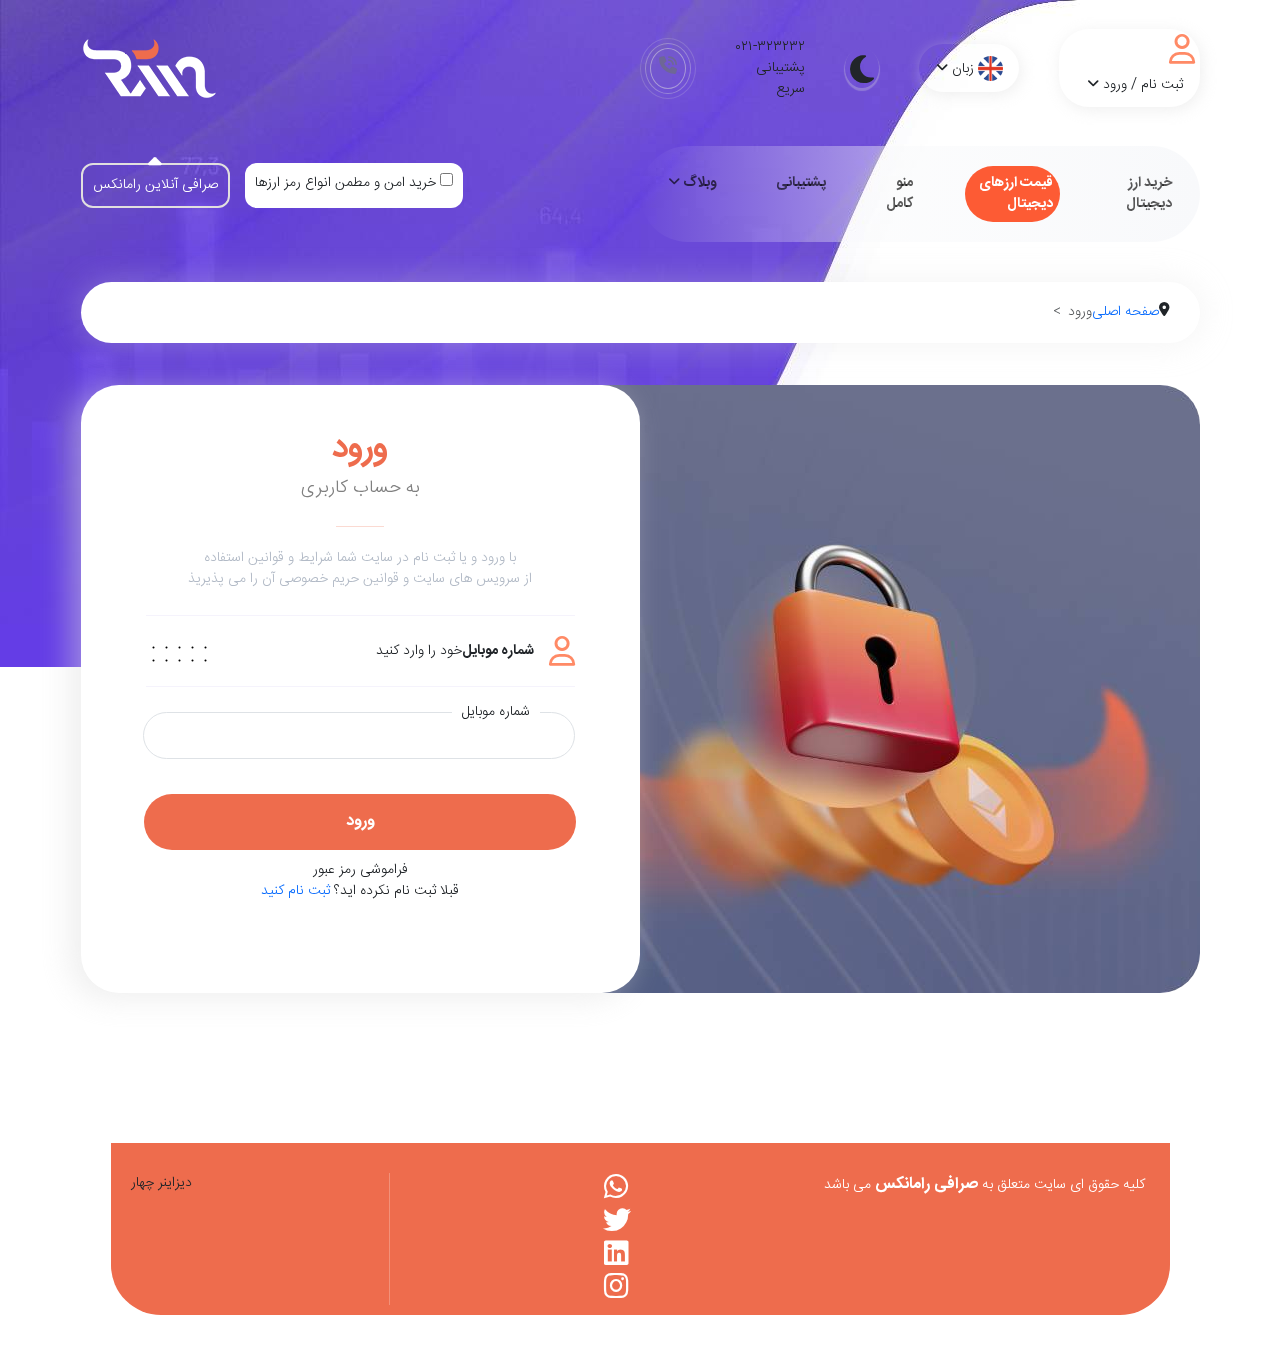
<file: index.html>
<!DOCTYPE html>
<html dir="rtl" lang="en">

<head>
    <meta charset="UTF-8">
    <meta http-equiv="X-UA-Compatible" content="IE=edge">
    <meta name="viewport" content="width=device-width, initial-scale=1.0">
    <link rel="stylesheet" href="https://cdnjs.cloudflare.com/ajax/libs/font-awesome/6.4.2/css/all.min.css">
    <link rel="stylesheet" href="./bootstrap-5.3.2-dist/css/bootstrap.min.css">
    <link rel="stylesheet" href="./src/css/style.css">
    <script src="https://cdnjs.cloudflare.com/ajax/libs/jquery/3.7.1/jquery.min.js"></script>

    <title>Document</title>
</head>

<body>

        <div class="container">
            <div class="d-flex justify-content-between">
                <div class="d-flex first-head">
                    <div class=" dropdown drop-btn-style">
                        <i class="fa-regular fa-user"></i>
                        <button class="btn dropdown-toggle" type="button" data-bs-toggle="dropdown" aria-expanded="false">
                            ثبت نام / ورود
                            <i class="fa-solid fa-angle-down"></i>
                        </button>
                        
                        <ul class="dropdown-menu">
                            <li><a class="dropdown-item" href="#">Action</a></li>
                            <li><a class="dropdown-item" href="#">Another action</a></li>
                            <li><a class="dropdown-item" href="#">Something else here</a></li>
                        </ul>
                    </div>
                    <div class=" dropdown drop-btn-style">
                        <button class="btn dropdown-toggle" type="button" data-bs-toggle="dropdown" aria-expanded="false">
                            <img class="flag-pic" src="./src/image/flag.jpg" alt="">
                            زبان
                            <i class="fa-solid fa-angle-down"></i>
                        </button>
                        <ul class="dropdown-menu">
                            <li><a class="dropdown-item" href="#">Action</a></li>
                            <li><a class="dropdown-item" href="#">Another action</a></li>
                            <li><a class="dropdown-item" href="#">Something else here</a></li>
                        </ul>
                    </div>
                    <div class="dark-btn">
                        <i class="fa-solid fa-moon"></i>
                    </div>
                    <div class=" ">
                        <span>۰۲۱-۳۲۳۲۳۲</span><br>
                        <span>پشتیبانی سریع</span>
                    </div>
                    <div class="call-icon1">
                        <div class="call-icon2">
                            <div class="call-icon3 ">
                                <i class="fa-solid fa-phone-volume"></i>
        
                            </div>
                        </div>
                    </div>
        
                </div>
                <div class="logo">
                    <img src="./src/image/logo.png" alt="">
                </div>

            </div>
    

            <div class="menu-fix">
                <nav class="navbar navbar-expand-lg bg-body-tertiary nav-menu" >
                    <div class="container-fluid">
                        <div class="collapse navbar-collapse" id="navbarNavDropdown">
                            <ul class="navbar-nav">
                                <li class="nav-item">
                                    <a class="nav-link" aria-current="page" href="#">خرید ارز دیجیتال</a>
                                </li>
                                <li class="nav-item">
                                    <a class="nav-link active" aria-current="page" href="#">قیمت ارزهای دیجیتال</a>
                                </li>
                                <li class="nav-item">
                                    <a class="nav-link" href="#">منو کامل</a>
                                </li>
                                <li class="nav-item">
                                    <a class="nav-link" href="#">پشتیبانی</a>
                                </li>
                                <li class="nav-item dropdown">
                                    <a class="nav-link dropdown-toggle" href="#" role="button" data-bs-toggle="dropdown"
                                        aria-expanded="false">
                                        وبلاگ
                                        <i class="fa-solid fa-angle-down"></i>
        
                                    </a>
                                    <ul class="dropdown-menu">
                                        <li><a class="dropdown-item" href="#">Action</a></li>
                                        <li><a class="dropdown-item" href="#">Another action</a></li>
                                        <li><a class="dropdown-item" href="#">Something else here</a></li>
                                    </ul>
                                </li>
                            </ul>
                        </div>
                    </div>
                </nav>

                <div class="d-flex">
                    <div class="s" >
                        <input type="checkbox" name="" id="">
                        خرید امن و مطمن انواع رمز ارزها
                    </div>
                    <div class="ss"><i class="fa-solid fa-caret-up"></i> صرافی آنلاین رامانکس</div>
                </div>
            </div>
    





            <nav class="breadcrumb-nav" style="--bs-breadcrumb-divider: '>';" aria-label="breadcrumb">
                <ol class="breadcrumb">
                    <i class="fa-solid fa-location-dot"></i>
                    <li class="breadcrumb-item"><a href="#">صفحه اصلی</a></li>
                    <li class="breadcrumb-item active" aria-current="page">ورود</li>
                </ol>
            </nav>
            <div class="position-relative mt-5">
                <img class="image-login" src="./src/image/back.jpg" alt="">
    
                <div class="position-absolute login-form">
                    <form>
                        <div class="flex-column form-group">
                            <div style="font-size: 33px;
                            font-weight: bolder;
                            color: #EE6C4D;">ورود</div>
                            <div style="    font-size: 18px;
                            font-weight: 500;
                            color: gray;">به حساب کاربری</div>
                            <hr class="section-break-5">                            
                            <div style="color: #B3BBC7;">با ورود و یا ثبت نام در سایت شما شرایط و قوانین استفاده </div>
                            <div style="color: #B3BBC7;">از سرویس های سایت و قوانین حریم خصوصی آن را می پذیریذ</div>
                            <div class="user-cellphone">
                                <div class="d-flex align-items-center">
                                    <i class="fa-regular fa-user"></i>
                                    <div class="fw-bolder ml-5" > شماره موبایل </div>
                                    <span>خود را وارد کنید </span>

                                </div>
                                <div class="d-flex flex-column">
                                    <svg xmlns="http://www.w3.org/2000/svg" xmlns:xlink="http://www.w3.org/1999/xlink" width="65" height="27" viewBox="0 0 65 27">
                                        <defs>
                                          <clipPath id="clip-path">
                                            <rect y="10" width="65" height="27" fill="none"/>
                                          </clipPath>
                                        </defs>
                                        <g id="Scroll_Group_5" data-name="Scroll Group 5" transform="translate(0 -10)" clip-path="url(#clip-path)" style="isolation: isolate">
                                          <image id="pattern" width="120" height="199" xlink:href="[data-uri]" style="mix-blend-mode: multiply;isolation: isolate"/>
                                        </g>
                                      </svg>
                                      
                                </div>
                            </div>
                            <div class="phone-box">
                                <label for=""> شماره موبایل </label>
                                <input class="form-control phone-input" type="number" name="" id="">
                            </div>
                            <button type="submit" class="btn btn-primary">ورود</button>
    
                        </div>
                        <div>
                            <div>فراموشی رمز عبور</div>
                            <div> قبلا ثبت نام نکرده اید؟ 
                                <a href="">ثبت نام کنید</a> </div>
                        </div>
    
    
                    </form>
    
                </div>
    
            </div>
    
        <div class="footer">
            <div class="part1">
                <div class="license">
                    <span>کلیه حقوق ای سایت متعلق به 
                        <a href="">صرافی رامانکس</a>
                        می باشد
                    </span>
                </div>
                <div class="social">
                    <ul>
                        <li><a href="https://www.whatsapp.com/"><i class="fa-brands fa-whatsapp"></i></a> </li>
                        <li><a href="https://twitter.com/"><i class="fa-brands fa-twitter"></i></a></li>
                        <li><a href="https://www.linkedin.com/"><i class="fa-brands fa-linkedin"></i></a></li>
                        <li><a href="https://www.instagram.com/"><i class="fa-brands fa-instagram"></i></a></li>
                    </ul>
                </div>
                <div class="vr"></div>
                <div>دیزاینر چهار</div>
            </div>
           
        </div>
    
        </div>
   






    <script src="./bootstrap-5.3.2-dist/js/bootstrap.bundle.min.js"></script>
</body>

</html>
</file>
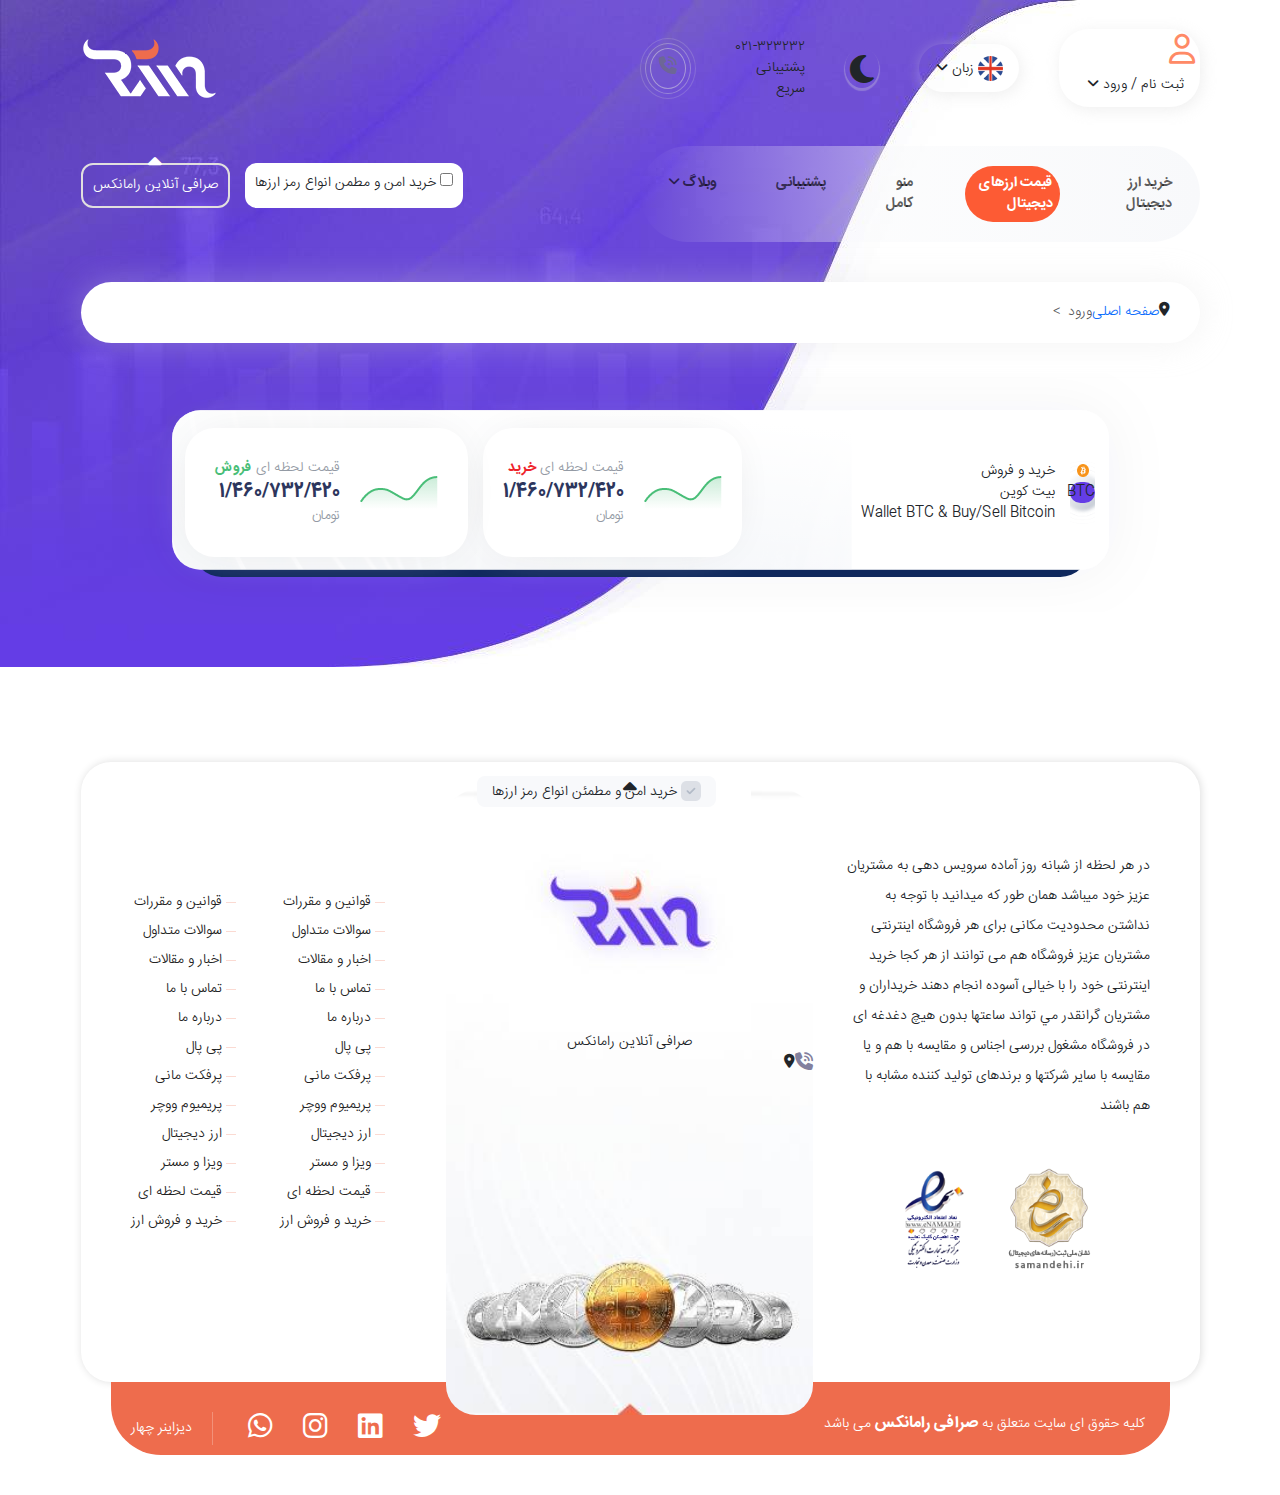
<file: bitcoin.html>
<!DOCTYPE html>
<html dir="rtl" lang="en">

<head>
    <meta charset="UTF-8">
    <meta http-equiv="X-UA-Compatible" content="IE=edge">
    <meta name="viewport" content="width=device-width, initial-scale=1.0">
    <link rel="stylesheet" href="https://cdnjs.cloudflare.com/ajax/libs/font-awesome/6.4.2/css/all.min.css">
    <link rel="stylesheet" href="./bootstrap-5.3.2-dist/css/bootstrap.min.css">
    <link rel="stylesheet" href="./src/css/style.css">
    <script src="https://cdnjs.cloudflare.com/ajax/libs/jquery/3.7.1/jquery.min.js"></script>

    <title>Document</title>
</head>

<body>

        <div class="container">
            <div class="d-flex justify-content-between">
                <div class="d-flex first-head">
                    <div class=" dropdown drop-btn-style">
                        <i class="fa-regular fa-user"></i>
                        <button class="btn dropdown-toggle" type="button" data-bs-toggle="dropdown" aria-expanded="false">
                            ثبت نام / ورود
                            <i class="fa-solid fa-angle-down"></i>
                        </button>
                        
                        <ul class="dropdown-menu">
                            <li><a class="dropdown-item" href="#">Action</a></li>
                            <li><a class="dropdown-item" href="#">Another action</a></li>
                            <li><a class="dropdown-item" href="#">Something else here</a></li>
                        </ul>
                    </div>
                    <div class=" dropdown drop-btn-style">
                        <button class="btn dropdown-toggle" type="button" data-bs-toggle="dropdown" aria-expanded="false">
                            <img class="flag-pic" src="./src/image/flag.jpg" alt="">
                            زبان
                            <i class="fa-solid fa-angle-down"></i>
                        </button>
                        <ul class="dropdown-menu">
                            <li><a class="dropdown-item" href="#">Action</a></li>
                            <li><a class="dropdown-item" href="#">Another action</a></li>
                            <li><a class="dropdown-item" href="#">Something else here</a></li>
                        </ul>
                    </div>
                    <div class="dark-btn">
                        <i class="fa-solid fa-moon"></i>
                    </div>
                    <div class=" ">
                        <span>۰۲۱-۳۲۳۲۳۲</span><br>
                        <span>پشتیبانی سریع</span>
                    </div>
                    <div class="call-icon1">
                        <div class="call-icon2">
                            <div class="call-icon3 ">
                                <i class="fa-solid fa-phone-volume"></i>
        
                            </div>
                        </div>
                    </div>
        
                </div>
                <div class="logo">
                    <img src="./src/image/logo.png" alt="">
                </div>

            </div>
    

            <div class="menu-fix">
                <nav class="navbar navbar-expand-lg bg-body-tertiary nav-menu" >
                    <div class="container-fluid">
                        <div class="collapse navbar-collapse" id="navbarNavDropdown">
                            <ul class="navbar-nav">
                                <li class="nav-item">
                                    <a class="nav-link" aria-current="page" href="#">خرید ارز دیجیتال</a>
                                </li>
                                <li class="nav-item">
                                    <a class="nav-link active" aria-current="page" href="#">قیمت ارزهای دیجیتال</a>
                                </li>
                                <li class="nav-item">
                                    <a class="nav-link" href="#">منو کامل</a>
                                </li>
                                <li class="nav-item">
                                    <a class="nav-link" href="#">پشتیبانی</a>
                                </li>
                                <li class="nav-item dropdown">
                                    <a class="nav-link dropdown-toggle" href="#" role="button" data-bs-toggle="dropdown"
                                        aria-expanded="false">
                                        وبلاگ
                                        <i class="fa-solid fa-angle-down"></i>
        
                                    </a>
                                    <ul class="dropdown-menu">
                                        <li><a class="dropdown-item" href="#">Action</a></li>
                                        <li><a class="dropdown-item" href="#">Another action</a></li>
                                        <li><a class="dropdown-item" href="#">Something else here</a></li>
                                    </ul>
                                </li>
                            </ul>
                        </div>
                    </div>
                </nav>

                <div class="d-flex">
                    <div class="s" >
                        <input type="checkbox" name="" id="">
                        خرید امن و مطمن انواع رمز ارزها
                    </div>
                    <div class="ss">
                        <i class="fa-solid fa-caret-up"></i> صرافی آنلاین رامانکس</div>
                </div>
            </div>
    
            <nav class="breadcrumb-nav" style="--bs-breadcrumb-divider: '>';" aria-label="breadcrumb">
                <ol class="breadcrumb">
                    <i class="fa-solid fa-location-dot"></i>
                    <li class="breadcrumb-item"><a href="#">صفحه اصلی</a></li>
                    <li class="breadcrumb-item active" aria-current="page">ورود</li>
                </ol>
            </nav>
    
            <div class="currency-section">
                <div class="d-flex">
                    <div class="currency-logo">
                        <img src="./src/image/bitcoin-page/1.png" alt="">
                        <div class="currency-abbreviation">
                            <span>BTC</span>
                        </div>
                    </div>
                    <div class="currency-details">
                        <div class="currency-act-tag">
                            <span> خرید و فروش</span>
                        </div>
                        <div class="currency-name">
                            <span> بیت کوین</span>
                        </div>
                        <div class="currency-description">
                            <span> Wallet BTC & Buy/Sell Bitcoin </span>
                        </div>
                    </div>
                </div>
                
                <div class="d-flex">
                    <div class="currency-buy">
                        <div class="chart">
                            <img src="./src/image/bitcoin-page/chart.png" alt="">
                        </div>
                        <div class="buy-detail">
                            <div class="price">قیمت لحظه ای 
                                <span>خرید</span>
                            </div>
                            <div class="cost">1/460/732/420</div>
                            <div class="currency">تومان</div>
                        </div>
                    </div>
                    <div class="currency-sell">
                        <div class="chart">
                            <img src="./src/image/bitcoin-page/chart.png" alt="">
                        </div>
                        <div class="sell-detail">
                            <div class="price">قیمت لحظه ای 
                                <span>فروش</span>
                            </div>
                            <div class="cost">1/460/732/420</div>
                            <div class="currency">تومان</div>
                        </div>
                    </div>
                </div>
                
            </div>


    
        <div class="footer">
            <div class="footer-position">
                
                <div class="part2">

                    <div class="description flex-column">
                        <div >
                            <p class="des">در هر لحظه از شبانه روز آماده سرویس دهی به مشتریان عزیز خود میباشد همان طور که میدانید با توجه به نداشتن محدودیت مکانی برای هر فروشگاه اینترنتی مشتریان عزیز فروشگاه هم می توانند از هر کجا خرید اینترنتی خود را با خیالی آسوده انجام دهند خریداران و مشتریان گرانقدر مي تواند ساعتها بدون هیچ دغدغه ای در فروشگاه مشغول بررسی اجناس و مقایسه با هم و یا مقایسه با سایر شرکتها و برندهای تولید کننده مشابه با
                                هم باشند</p>
        
                        </div>
                        <div class="hologram">
                            <img src="./src/image/namad.png" alt="">
                        </div>
                    </div>

                    <div class="part3" >
                        <div class="ppppp">
                            <div class="part3-first">
                                <img src="./src/image/Iconly-Bulk-Tick-Square.png" alt="">
                                <span> خرید امن و مطمئن انواع رمز ارزها </span>
                            </div>
                            <div>
                                <img src="./src/image/logo-letter-1.jpg" alt="">
                                <div class="">
                                    <i class="fa-solid fa-caret-up"></i> 
                                    صرافی آنلاین رامانکس
                                </div>
                            </div>
                            <div>
                                <div class="d-flex">
                                    <div class="second-layer">
                                        <div class="first-layer">
                                            <i class="fa-solid fa-phone-volume"></i>
                                        </div>
                                    </div>
                                    <div class="second-layer">
                                        <div class="first-layer">
                                            <i class="fa-solid fa-location-dot"></i>
                                        </div>
                                    </div>
                                </div>
                            </div>
                        </div>
                    </div>

                    <div class="list-of-product">
                        <ul>
                            <li>
                                <hr>
                                <a href="">قوانین و مقررات</a>
                            </li>
                            <li>
                                <hr>
                                <a href="">سوالات متداول</a>
                            </li>
                            <li>
                                <hr>
                                <a href="">اخبار و مقالات</a>
                            </li>
                            <li>
                                <hr>
                                <a href="">تماس با ما</a>
                            </li>
                            <li>
                                <hr>
                                <a href="">درباره ما</a>
                            </li>
                            <li>
                                <hr>
                                <a href="">پی پال</a>
                            </li>
                            <li>
                                <hr>
                                <a href="">پرفکت مانی</a>
                            </li>
                            <li>
                                <hr>
                                <a href="">پریمیوم ووچر</a>
                            </li>
                            <li>
                                <hr>
                                <a href="">ارز دیجیتال</a>
                            </li>
                            <li>
                                <hr>
                                <a href="">ویزا و مستر</a>
                            </li>
                            <li>
                                <hr>
                                <a href="">قیمت لحظه ای</a>
                            </li>
                            <li>
                                <hr>
                                <a href="">خرید و فروش ارز</a>
                            </li>
                        </ul>
        
                        <ul>
                            <li>
                                <hr>
                                <a href="">قوانین و مقررات</a>
                            </li>
                            <li>
                                <hr>
                                <a href="">سوالات متداول</a>
                            </li>
                            <li>
                                <hr>
                                <a href="">اخبار و مقالات</a>
                            </li>
                            <li>
                                <hr>
                                <a href="">تماس با ما</a>
                            </li>
                            <li>
                                <hr>
                                <a href="">درباره ما</a>
                            </li>
                            <li>
                                <hr>
                                <a href="">پی پال</a>
                            </li>
                            <li>
                                <hr>
                                <a href="">پرفکت مانی</a>
                            </li>
                            <li>
                                <hr>
                                <a href="">پریمیوم ووچر</a>
                            </li>
                            <li>
                                <hr>
                                <a href="">ارز دیجیتال</a>
                            </li>
                            <li>
                                <hr>
                                <a href="">ویزا و مستر</a>
                            </li>
                            <li>
                                <hr>
                                <a href="">قیمت لحظه ای</a>
                            </li>
                            <li>
                                <hr>
                                <a href="">خرید و فروش ارز</a>
                            </li>
                        </ul>
                    </div>
               </div>
               <div class="part1">
                <div class="license">
                    <span>کلیه حقوق ای سایت متعلق به 
                        <a href="">صرافی رامانکس</a>
                        می باشد
                    </span>
                </div>
                <div class="d-flex align-items-center">
                    <div class="social">
                        <ul class="d-flex  align-items-center">
                            <li><a href="https://twitter.com/"><i class="fa-brands fa-twitter"></i></a></li>
                            <li><a href="https://www.linkedin.com/"><i class="fa-brands fa-linkedin"></i></a></li>
                            <li><a href="https://www.instagram.com/"><i class="fa-brands fa-instagram"></i></a></li>
                            <li><a href="https://www.whatsapp.com/"><i class="fa-brands fa-whatsapp"></i></a> </li>
                        </ul>
                    </div>
                
                    <div class="vr"></div>
                    <span class="designer">دیزاینر چهار</span>

                </div>
            </div>
            </div>
           
          

        </div>
    
        </div>
   






    <script src="./bootstrap-5.3.2-dist/js/bootstrap.bundle.min.js"></script>
</body>

</html>
</file>
<file: src/css/style.css>
@font-face {
    font-family: 'iransans';
    font-style: normal;
    font-weight: bold;
    src: url('../font/IRANSans-Bold-web.eot'),
        url('../font/IRANSansWeb(FaNum)_Bold.woff2') format('woff2'),
        url('../font/IRANSansWeb(FaNum)_Bold.woff') format('woff'),
        url('../font/IRANSansWeb(FaNum)_Bold.ttf') format('truetype');
}

@font-face {
    font-family: 'iransans';
    font-style: normal;
    font-weight: normal;
    src: url('../font/IRANSansWeb(FaNum)_Light.eot'),
        url('../font/IRANSansWeb(FaNum)_Light.woff2') format('woff2'),
        url('../font/IRANSans-web.woff') format('woff'),
        url('../font/IRANSans-Light-web.ttf') format('truetype');
}

body {
    background: url(../image/body.jpg);
    background-repeat: no-repeat;
    background-position-x: left;
    background-position-y: top;
    width: 100%;
}

* {
    font-family: 'iransans';
    direction: rtl;
    font-size: 14px;
}
.container {
    

}
.drop-btn-style {
    border-radius: 30px;
    box-shadow: 2px 3px 15px 0px #dddddd75;
    padding: 5px;
}

.call-icon1 {
    border: 1px solid #ddd3;
    border-radius: 50%;
    padding: 4px;
}
.call-icon2 {
    border: 1px solid #dddddd5e;
    border-radius: 50%;
    padding: 4px;
}
.call-icon3 {
    border: 1px solid #dddddd82;
    border-radius: 50%;
    padding: 8px;
}

.dropdown-toggle::after {
    content:unset !important;
}
.flag-pic {
    width: 25px;
    height: 25px;
    border-radius: 50%;
}

.bg-body-tertiary {
    --bs-bg-opacity: 1;
    padding: 20px 10px;
    border-radius: 50px;
    background: linear-gradient(to left, #f8f9fb, #ffffff00) ;
    background-color: unset !important;
}
nav.breadcrumb-nav {
    padding: 20px 30px;
    border-radius: 50px;
    box-shadow: 0px 0px 30px 4px #dddddd42;
    background: white;
    margin: 30px 0 30px;
}

ol , ul ,li {
    margin: 0 !important;
    list-style: none;
    padding: 0 !important ;
}
ul.navbar-nav {
    gap: 45px;
}
a.nav-link {
    font-size: 14px;
    font-weight: bold;
}
a.nav-link:active , 
a.nav-link.active {
    font-size: 14px;
    font-weight: bold;
    color: white !important;
    background-color: #fd5b34;
    border-radius: 30px;
}

.image-login {
    border-radius: 40px;
}
.nav-menu {
    width: 50%;
    margin: 10px 0;
}
.first-head {
    flex-wrap: nowrap;
    justify-content: flex-start;
    align-items: center;
    width: 50%;
    gap: 40px;
    margin: 10px 0;
}
.login-form {
    top: 0;
    left: 0;
    background-color: white;
    height: 100%;
    width: 50%;
    border-radius: 38px;
    padding: 40px;
    text-align: center;
    box-shadow: -10px 5px 30px 1px #dddddd7a;
}
.user-cellphone {
    display: flex;
    justify-content: space-between;
    align-items: center;
    border-top: 1px solid #F5F3FC;
    border-bottom: 1px solid #F5F3FC;
    padding: 20px 0;
    margin: 25px;
}
i.fa-solid.fa-moon {
    font-size: xx-large;
}
i.fa-solid.fa-phone-volume {
    font-size: large;
    color: #6d6a8ddb;
}
.s{
    border-radius: 12px;
    background: white;
    padding: 10px;
    margin-left: 15px;
}

.ss{
    border-radius: 12px;
    border: 2px solid #e1dfdf;
    padding: 10px;
    position: relative;
    color: white;
}
.menu-fix{
    display: flex;
    justify-content: space-between;
    align-items: baseline;
}
i.fa-solid.fa-caret-up {
    position: absolute;
    top: -13px;
    left: 0;
    right: 0;
    margin: auto;
    font-size: 22px;
    text-align: center;
}
.dark-btn {
    box-shadow: 0px 2px 1px 1px #dddddd4f;
    border-radius: 50%;
    padding: 5px;
    width: 40px;
    height: 40px;
}
.part1 {
    background-color: #EE6C4D;
    display: flex;
    justify-content: space-between;
    align-items: stretch;
    padding: 30px 25px 10px 20px;
    border-radius: 0px 0 50px 50px;
    text-align: center;
    margin: 0 30px;
}


/* Section Break 5 */
.section-break-5 { 
    display: block;
    height: 0;
    margin: 1.75rem auto 1.5rem;
    text-align: center;
    width: 10%;
    color: #EE6C4D;
}
    /* &:before {
     
      content: 'j';
      display: inline-block;
      left: 50%;
      letter-spacing: 0;
      text-indent: 0;
      text-rendering: geometricPrecision;
      transform: translateY(-65%);
      width: 15px;
    } */
i.fa-regular.fa-user {
    font-size: 30px;
    color: #FF8A66;
    margin-left: 15px;
}

.phone-input {
    border-radius: 50px;
    padding: 12px;
}


.phone-box label {
    display: inline-block;
    position: absolute;
    bottom: 270px;
    right: 100px;
    background: #fff;
    padding: 0 10px;
}
.phone-box {
    width: 90%;
    margin: 25px;
}

.login-form button.btn.btn-primary {
    width: 90%;
    border-radius: 50px;
    padding: 16px;
    background: #EE6C4D;
    border: none;
    font-weight: bolder;
    font-size: 16px;
    margin: 10px 0;
}

.forget-pass {
    text-align: right;
    margin: 20px;
}

.forget-pass a {
    text-decoration: none;
    color: #643DE6;
}
.not-registered {
    margin: 10px 0;
}
.not-registered a {
    color: #EE6C4D;
}

a {
    text-decoration: none;
}

.license span{
    color: #fff;
}

.license a{
    color: #fff;
    font-weight: bolder;
    font-size: 16px;
}
.social a{
    color: #fff;
    font-weight: bolder;
    font-size: 16px;
    margin: 0 15px;
}

.social i {
    font-size: 28px;
}
.vr{
    color: #fff;
    margin: 0 20px;
}

.designer {
    color: #fff;
}
.part2 {
    background: #fff;
    box-shadow: 1px 0px 8px 0px #ddd;
    border-radius: 30px;
    padding: 0px 50px 20px 50px;
    display: flex;
    justify-content: space-between;
    align-items: center;
}
.position-relative {
    margin: 100px 0;
}
.description.flex-column {
    width: 30%;
    display: flex;
    gap: 30px;
    align-items: center;
}
.list-of-product li {
   display: flex;
   align-items: center;
}

.list-of-product a {
   color: #232323;
 }
.list-of-product hr {
    width: 10px;
    color: #EE6C4D;
    margin-left: 4px;
}
.list-of-product {
    display: flex;
    width: 25%;
    justify-content: space-between;
}

.des {
line-height: 30px;}

.footer-position {
}

.footer {
    margin: 150px 0 40px;
}

.part3 {
    width: 36%;
    position: relative;
    margin-left: 30px;
    text-align: center;
    height: 600px;
}
.ppppp {
    height: 625px;
    background-image: url('../image/footer.jpg');
    background-size: cover;
    background-position: center;
    background-repeat: no-repeat;
    border-radius: 30px;
    position: absolute;
    top: 0;
    bottom: -80px;
    margin: auto;
    width: 100%;
}

.part3-first {
    position: absolute;
    padding: 5px;
    background-color: #F8F9FB;
    border-radius: 8px;
    width: 239px;
    top: -14px;
    margin: auto;
    right: 97px;
}
/* End of login page */

/* //////////////////////////////////////////////// */


.currency-section {
    background-image: url('../image/bitcoin-page/bit.svg');
    background-size: cover;
    background-position: center;
    background-repeat: no-repeat;
    display: flex;
    justify-content: space-evenly;
    align-items: center;
}

.currency-logo {
    background-image: url('../image/bitcoin-page/bit-design.png');
    background-size: cover;
    background-position: center;
    background-repeat: no-repeat;
    width: 10%;
    text-align: center;
}
.currency-logo img {
    text-align: center;
    width: 50%;
}
.currency-abbreviation {
    background-color: #643DE6;
    border-radius: 30px;
    text-align: center;
}
.currency-buy {
    display: flex;
    justify-content: space-around;
    align-items: center;
    background: #fff;
    padding: 20px;
    border-radius: 30px;
    margin: 55px 0;
    box-shadow: 0px 0px 48px -20px #ddd;
    gap: 20px;
}

.currency-sell {
    display: flex;
    justify-content: space-around;
    align-items: center;
    background: #fff;
    padding: 30px;
    border-radius: 30px;
    margin: 55px 0;
    box-shadow: 0px 0px 48px -20px #ddd;
    gap: 20px;

}

.currency-section .d-flex {
    gap: 15px;
}

.buy-detail .price span {
    color:#EE232B;
    font-weight: bold;
}
.buy-detail .price , .currency , .sell-detail .price , .currency{
    color:#939AA4;
}

.buy-detail .cost , .sell-detail .cost {
    color: #2D365D;
    font-size: 18px;
    font-weight: bold;
}


.sell-detail .price span {
    color:#49BE78;
    font-weight: bold;

}
</file>
